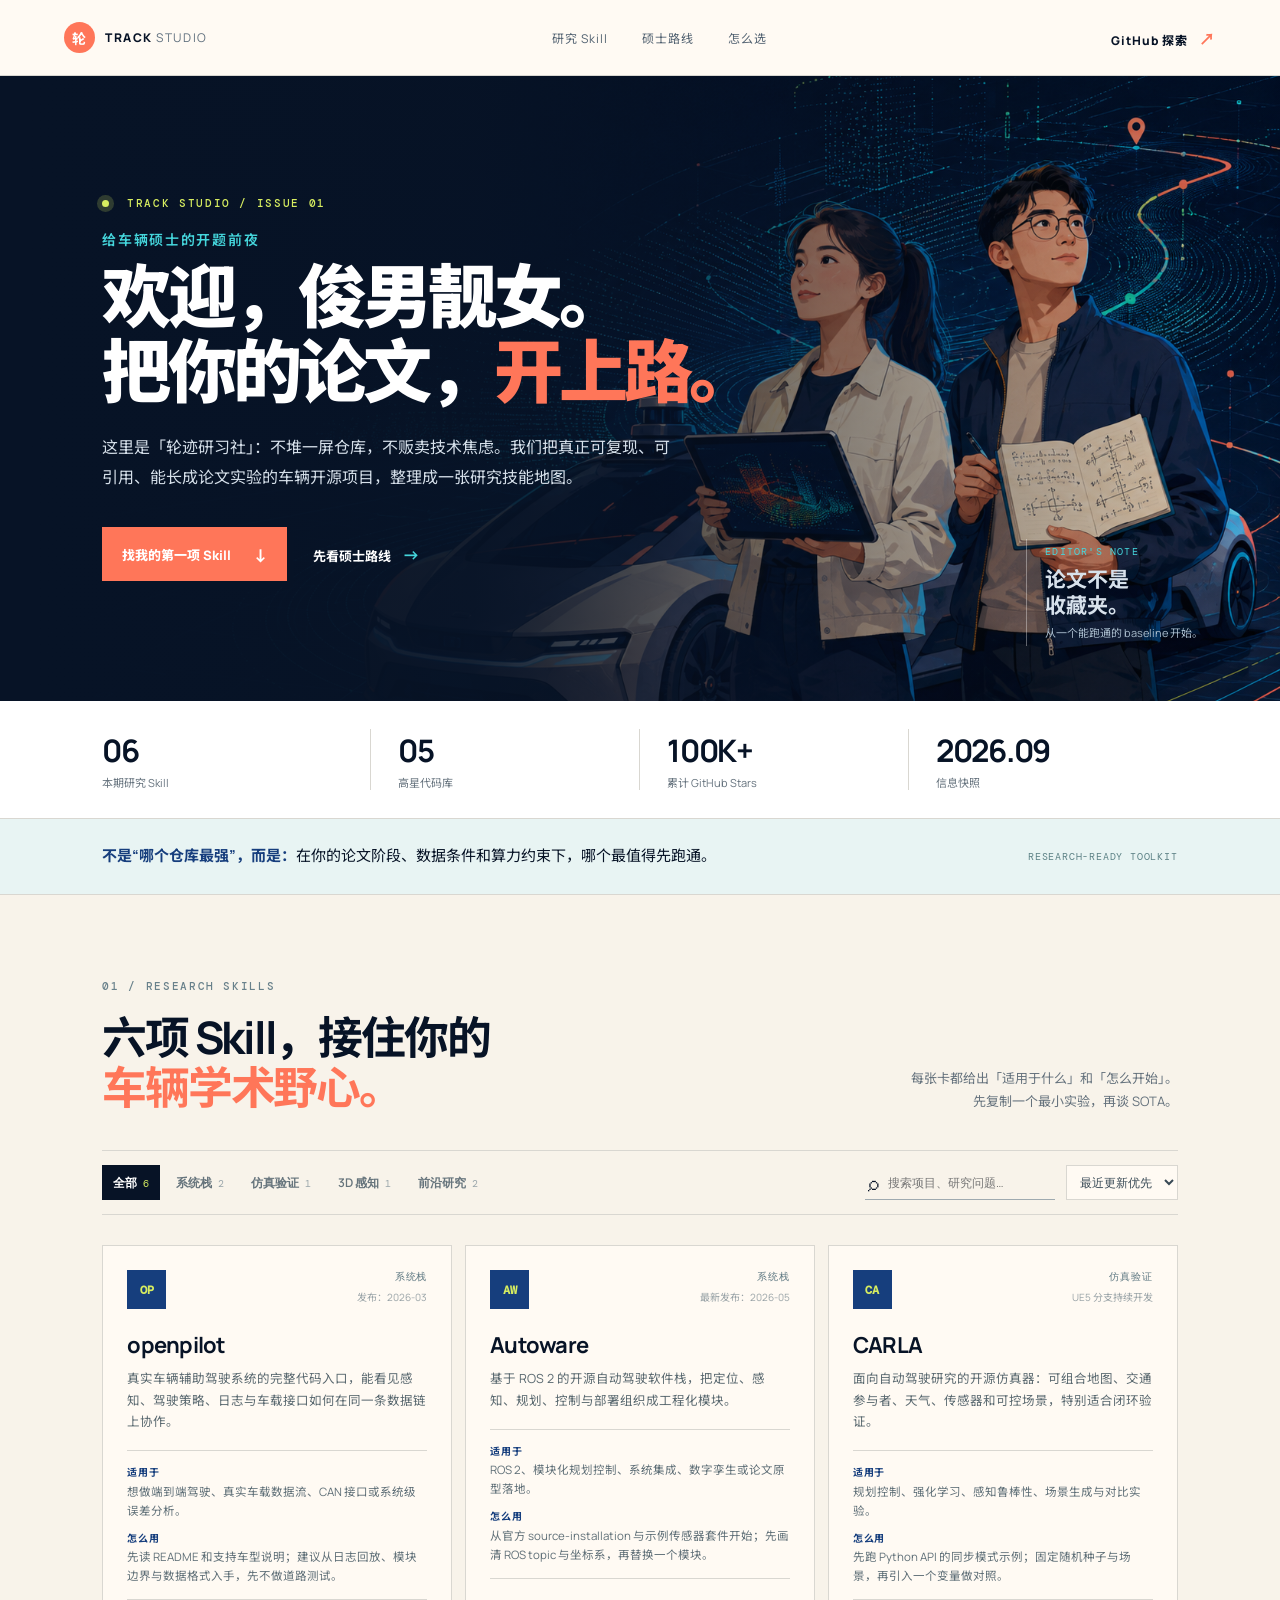
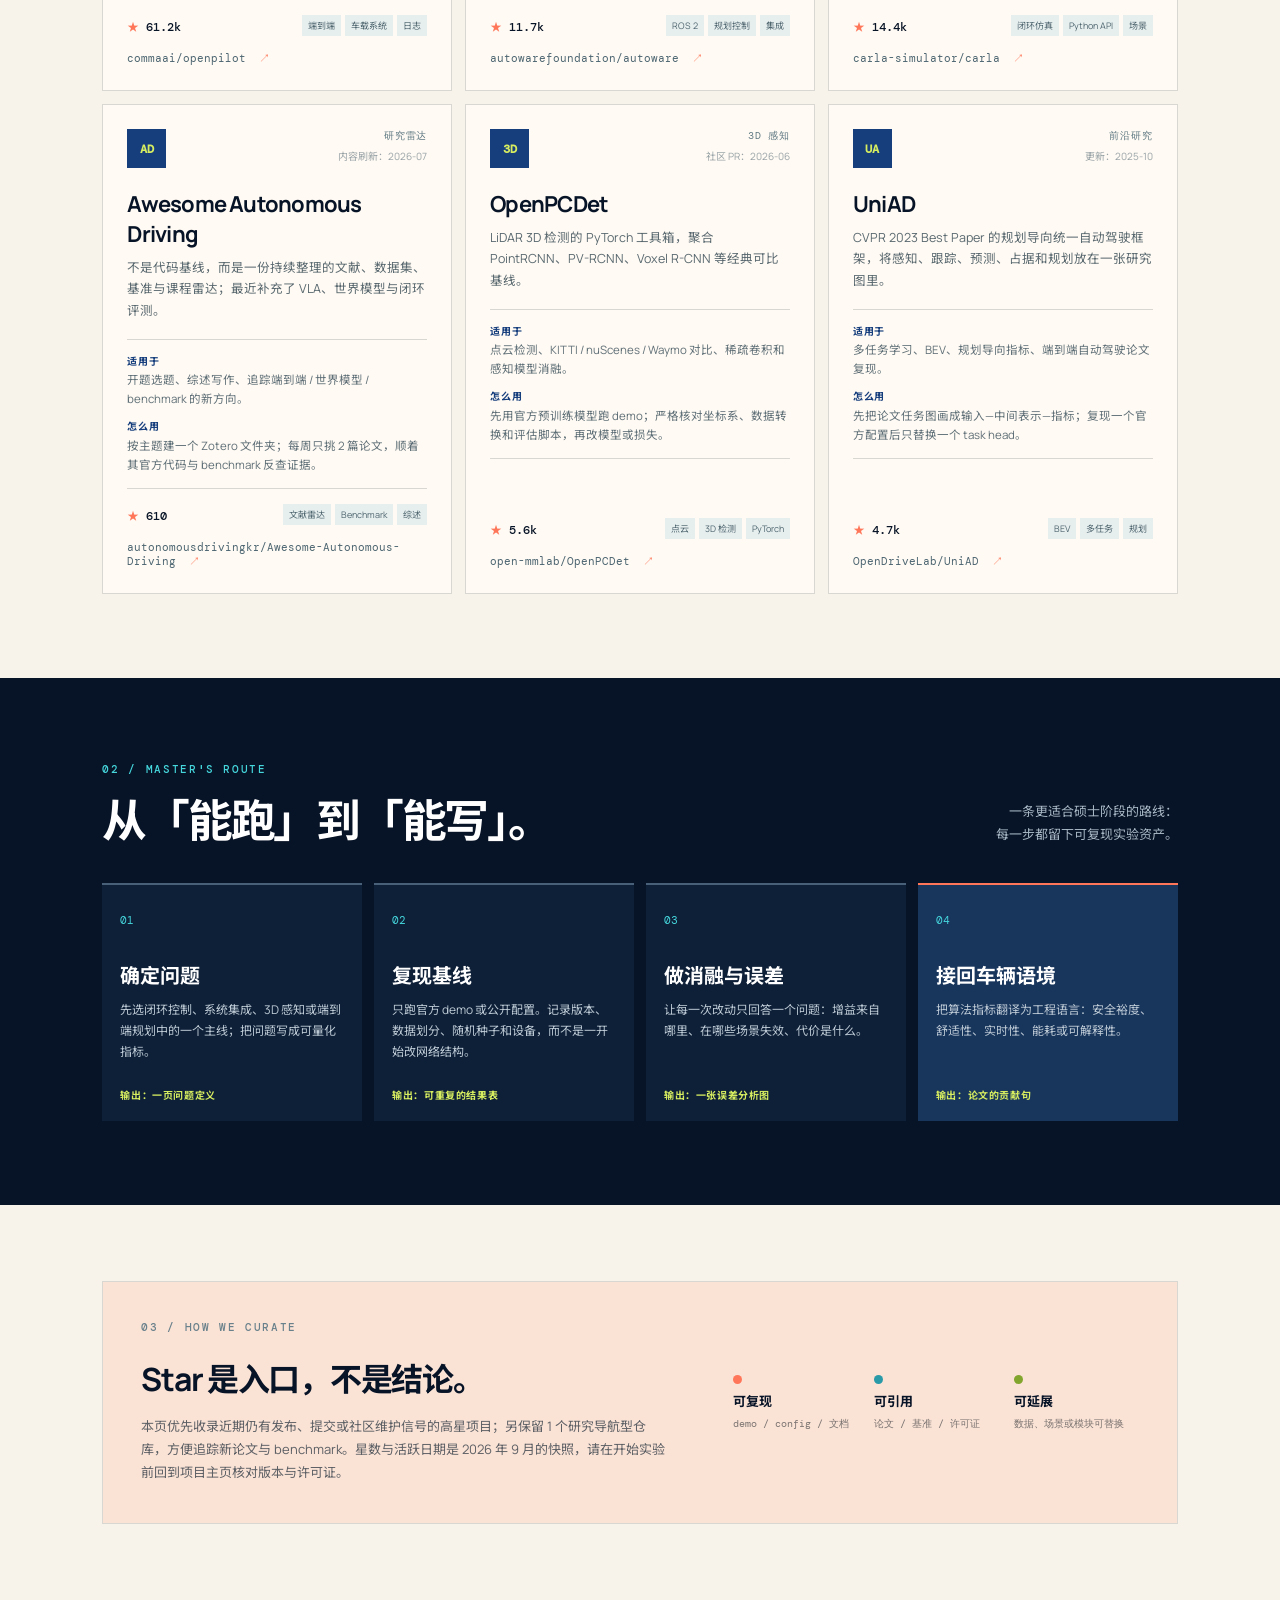
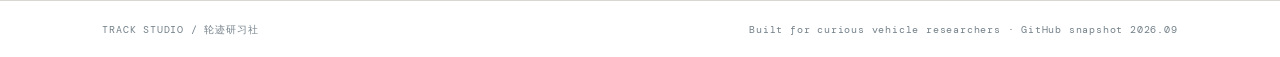
<file: index.html>
<!doctype html>
<html lang="zh-CN">
<head>
  <meta charset="UTF-8">
  <meta name="viewport" content="width=device-width, initial-scale=1.0">
  <meta name="description" content="车辆工程硕士的 GitHub 研究技能地图：自动驾驶、仿真验证、3D 感知与端到端研究的开源项目推荐。">
  <title>轮迹研习社 · 车辆学术 Skill 地图</title>
  <link rel="preconnect" href="https://fonts.googleapis.com">
  <link rel="preconnect" href="https://fonts.gstatic.com" crossorigin>
  <link href="https://fonts.googleapis.com/css2?family=DM+Mono:wght@400;500&family=Manrope:wght@400;500;600;700;800&family=Noto+Sans+SC:wght@400;500;700;900&display=swap" rel="stylesheet">
  <link rel="stylesheet" href="styles.css">
</head>
<body>
  <div class="site-shell">
    <header class="topbar">
      <a class="brand" href="#top"><span class="brand-mark">轮</span><span>TRACK <b>STUDIO</b></span></a>
      <nav class="nav-links"><a href="#skills">研究 Skill</a><a href="#route">硕士路线</a><a href="#method">怎么选</a></nav>
      <a class="github-link" href="https://github.com/topics/autonomous-driving" target="_blank" rel="noreferrer">GitHub 探索 <span>↗</span></a>
    </header>
    <main id="top">
      <section class="hero">
        <img class="hero-art" src="assets/vehicle-academia-duo-v1.png" alt="两位车辆工程研究生在自动驾驶研究车旁讨论点云与车辆动力学">
        <div class="hero-shade"></div>
        <div class="hero-copy">
          <p class="eyebrow"><span class="live-dot"></span> TRACK STUDIO / ISSUE 01</p>
          <p class="hero-kicker">给车辆硕士的开题前夜</p>
          <h1>欢迎，俊男靓女。<br>把你的论文，<em>开上路。</em></h1>
          <p class="hero-lede">这里是「轮迹研习社」：不堆一屏仓库，不贩卖技术焦虑。我们把真正可复现、可引用、能长成论文实验的车辆开源项目，整理成一张研究技能地图。</p>
          <div class="hero-actions"><a class="button button-primary" href="#skills">找我的第一项 Skill <span>↓</span></a><a class="text-link" href="#route">先看硕士路线 <span>→</span></a></div>
        </div>
        <aside class="hero-note"><span>EDITOR'S NOTE</span><strong>论文不是<br>收藏夹。</strong><small>从一个能跑通的 baseline 开始。</small></aside>
      </section>
      <section class="stats">
        <div><strong>06</strong><span>本期研究 Skill</span></div>
        <div><strong>05</strong><span>高星代码库</span></div>
        <div><strong>100K+</strong><span>累计 GitHub Stars</span></div>
        <div><strong>2026.09</strong><span>信息快照</span></div>
      </section>
      <section class="intro-strip"><p><b>不是“哪个仓库最强”，而是：</b>在你的论文阶段、数据条件和算力约束下，哪个最值得先跑通。</p><span>RESEARCH-READY TOOLKIT</span></section>
      <section class="skills-section" id="skills">
        <div class="section-heading"><div><p class="eyebrow dark">01 / RESEARCH SKILLS</p><h2>六项 Skill，接住你的<br><em>车辆学术野心。</em></h2></div><p class="section-note">每张卡都给出「适用于什么」和「怎么开始」。<br>先复制一个最小实验，再谈 SOTA。</p></div>
        <div class="toolbar">
          <div class="filters" role="tablist"><button class="filter active" data-filter="all">全部 <span>6</span></button><button class="filter" data-filter="stack">系统栈 <span>2</span></button><button class="filter" data-filter="simulation">仿真验证 <span>1</span></button><button class="filter" data-filter="perception">3D 感知 <span>1</span></button><button class="filter" data-filter="research">前沿研究 <span>2</span></button></div>
          <div class="toolbar-right"><label class="search"><span>⌕</span><input id="search" type="search" placeholder="搜索项目、研究问题…"></label><select id="sort" aria-label="排序方式"><option value="recent">最近更新优先</option><option value="stars">Star 数优先</option><option value="name">按名称排序</option></select></div>
        </div>
        <div id="project-grid" class="project-grid"></div>
        <p id="empty-state" class="empty-state" hidden>没有匹配的项目；换一个研究关键词试试。</p>
      </section>
      <section class="route-section" id="route">
        <div class="section-heading"><div><p class="eyebrow dark">02 / MASTER'S ROUTE</p><h2>从「能跑」到「能写」。</h2></div><p class="section-note">一条更适合硕士阶段的路线：<br>每一步都留下可复现实验资产。</p></div>
        <div class="route-grid">
          <article><span>01</span><h3>确定问题</h3><p>先选闭环控制、系统集成、3D 感知或端到端规划中的一个主线；把问题写成可量化指标。</p><b>输出：一页问题定义</b></article>
          <article><span>02</span><h3>复现基线</h3><p>只跑官方 demo 或公开配置。记录版本、数据划分、随机种子和设备，而不是一开始改网络结构。</p><b>输出：可重复的结果表</b></article>
          <article><span>03</span><h3>做消融与误差</h3><p>让每一次改动只回答一个问题：增益来自哪里、在哪些场景失效、代价是什么。</p><b>输出：一张误差分析图</b></article>
          <article class="route-featured"><span>04</span><h3>接回车辆语境</h3><p>把算法指标翻译为工程语言：安全裕度、舒适性、实时性、能耗或可解释性。</p><b>输出：论文的贡献句</b></article>
        </div>
      </section>
      <section class="method-section" id="method"><div class="method-card"><div><p class="eyebrow dark">03 / HOW WE CURATE</p><h2>Star 是入口，不是结论。</h2><p>本页优先收录近期仍有发布、提交或社区维护信号的高星项目；另保留 1 个研究导航型仓库，方便追踪新论文与 benchmark。星数与活跃日期是 2026 年 9 月的快照，请在开始实验前回到项目主页核对版本与许可证。</p></div><div class="signal-list"><div><span class="signal-dot coral"></span><b>可复现</b><small>demo / config / 文档</small></div><div><span class="signal-dot cyan"></span><b>可引用</b><small>论文 / 基准 / 许可证</small></div><div><span class="signal-dot lime"></span><b>可延展</b><small>数据、场景或模块可替换</small></div></div></div></section>
    </main>
    <footer><span>TRACK STUDIO / 轮迹研习社</span><span>Built for curious vehicle researchers · GitHub snapshot 2026.09</span></footer>
  </div>
  <script src="app.js"></script>
</body>
</html>
</file>
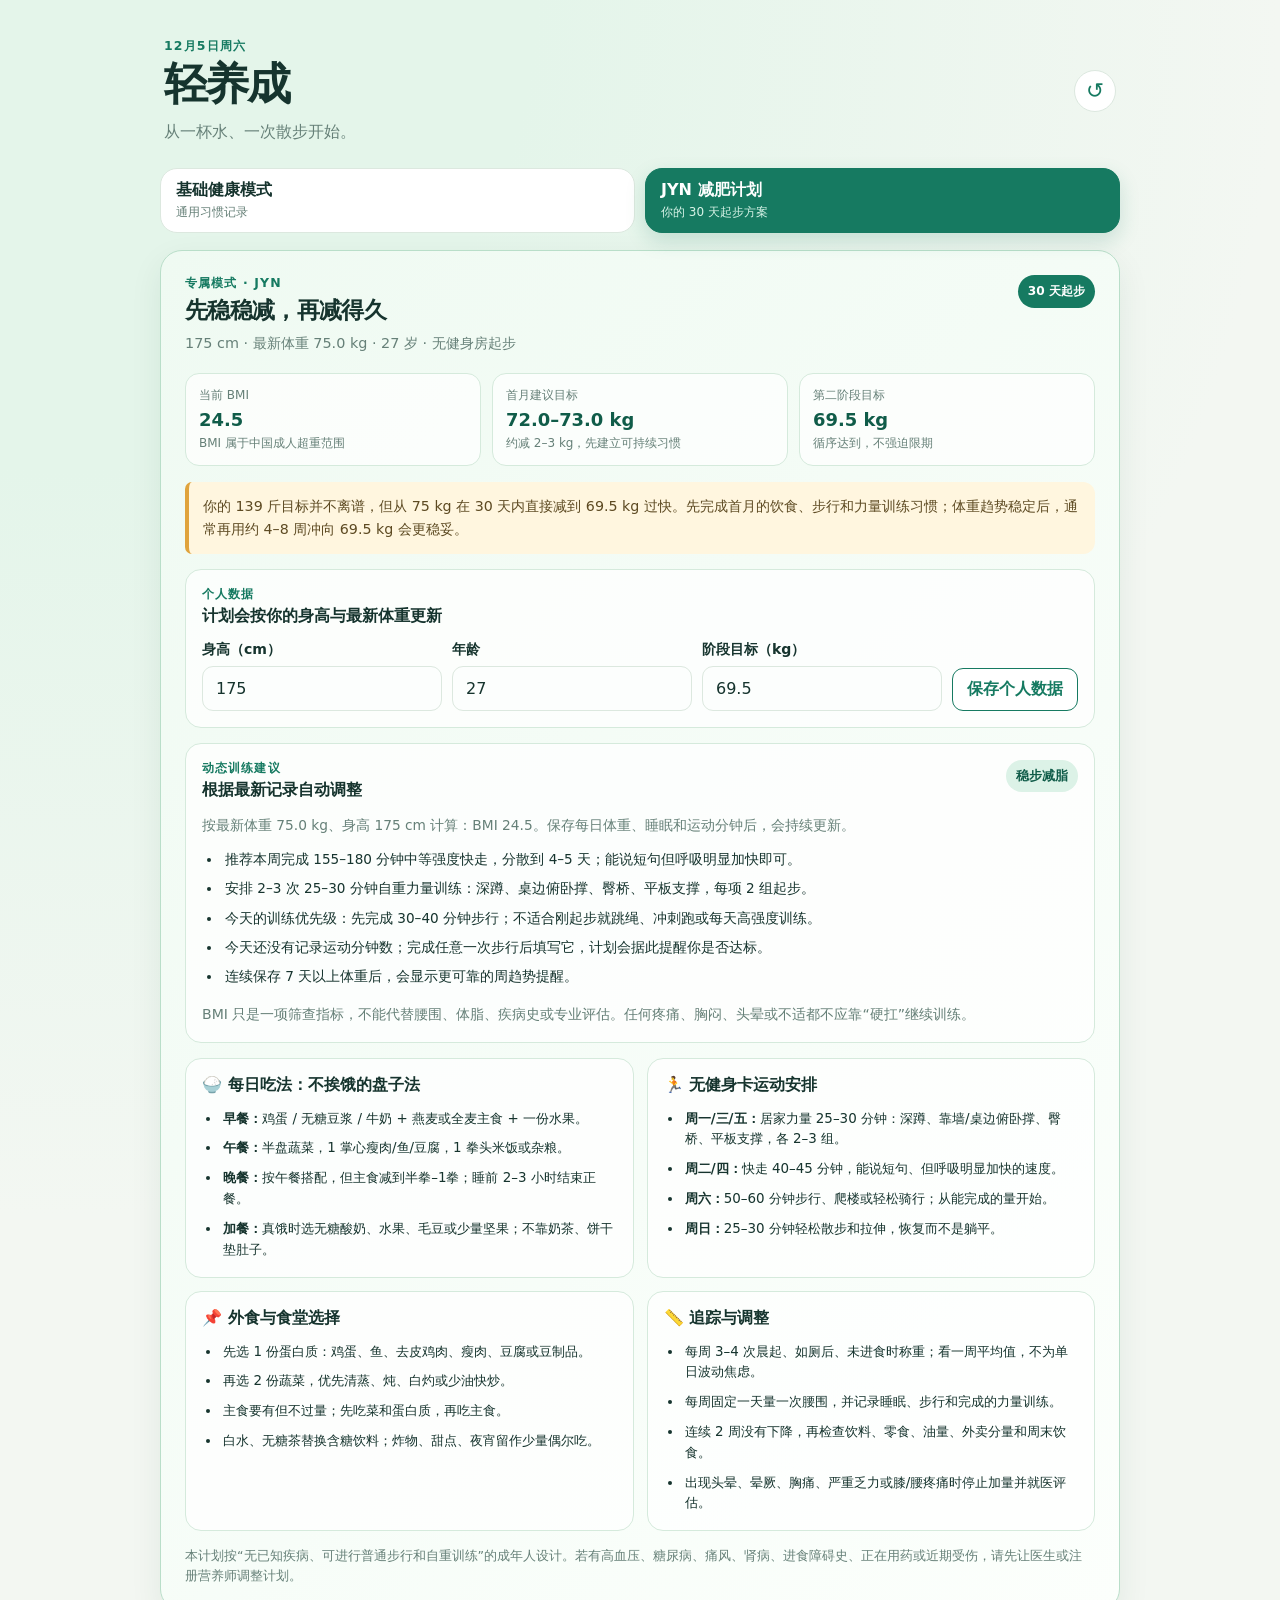
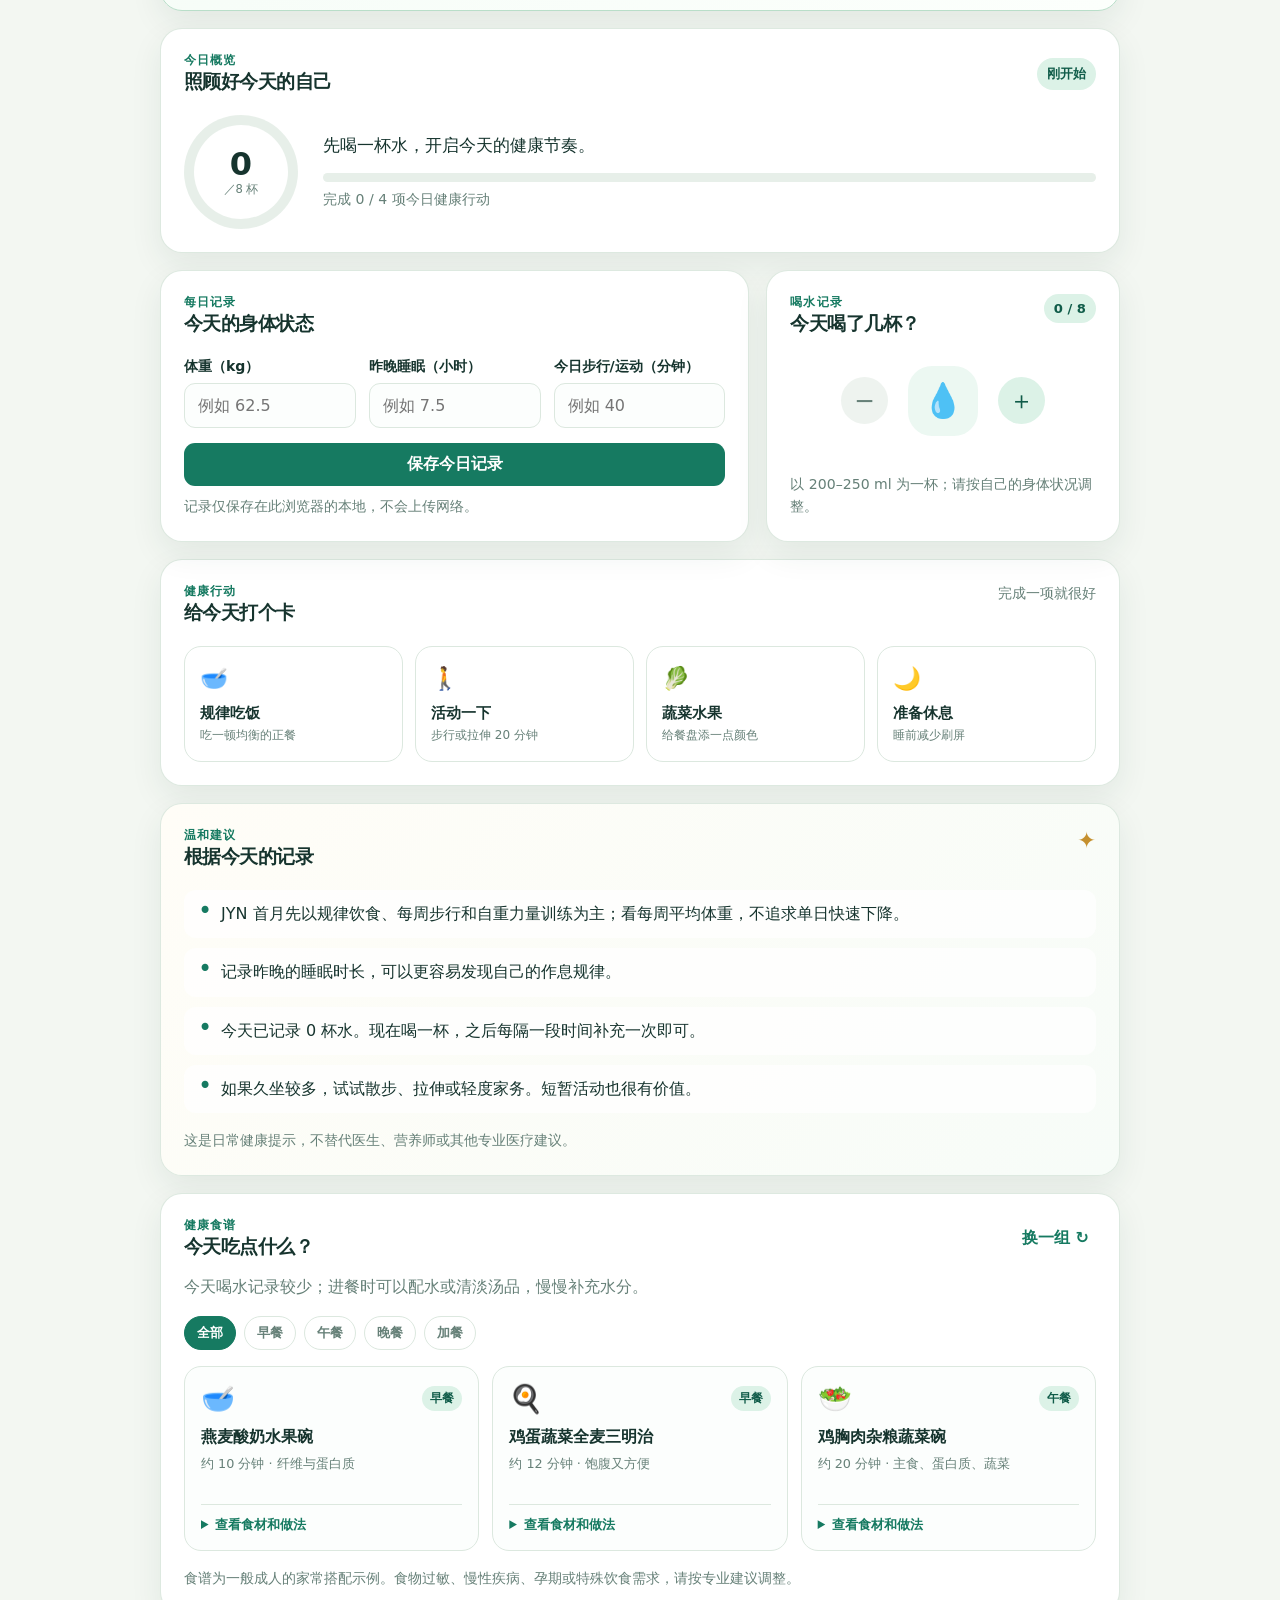
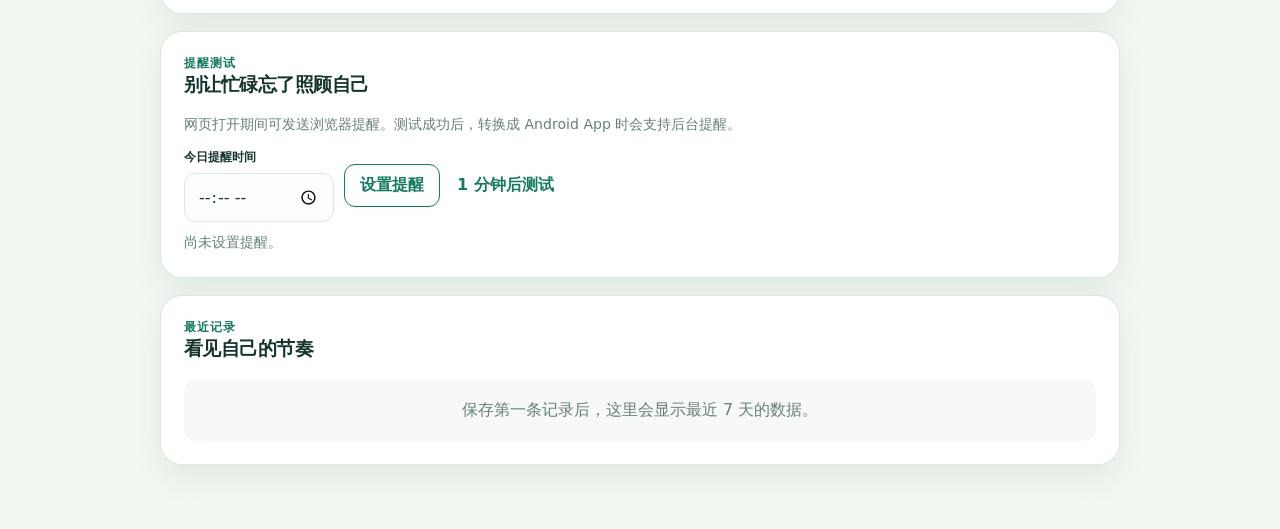
<file: health-habits-web/index.html>
<!doctype html>
<html lang="zh-CN">
  <head>
    <meta charset="UTF-8" />
    <meta name="viewport" content="width=device-width, initial-scale=1.0" />
    <meta name="theme-color" content="#167a61" />
    <title>轻养成 · 健康习惯助手</title>
    <link rel="stylesheet" href="styles.css" />
  </head>
  <body>
    <main class="app-shell">
      <header class="hero">
        <div>
          <p class="eyebrow" id="todayLabel">今天</p>
          <h1>轻养成</h1>
          <p class="subtitle">从一杯水、一次散步开始。</p>
        </div>
        <button class="icon-button" id="resetButton" type="button" aria-label="清空所有本地记录" title="清空本地记录">↺</button>
      </header>

      <section class="mode-switch" id="modeSwitch" aria-label="选择健康计划模式">
        <button class="mode-button" type="button" data-mode="basic">基础健康模式<span>通用习惯记录</span></button>
        <button class="mode-button active" type="button" data-mode="jyn">JYN 减肥计划<span>你的 30 天起步方案</span></button>
      </section>

      <section class="jyn-plan" id="jynPlan" aria-labelledby="jynTitle">
        <div class="jyn-heading">
          <div>
            <p class="eyebrow">专属模式 · JYN</p>
            <h2 id="jynTitle">先稳稳减，再减得久</h2>
            <p id="jynProfileSummary">175 cm · 75 kg · 27 岁 · 无健身房起步</p>
          </div>
          <div class="jyn-badge">30 天起步</div>
        </div>
        <div class="goal-grid">
          <div><span>当前 BMI</span><strong id="currentBmi">24.5</strong><small id="bmiStatus">体重 ÷ 身高²</small></div>
          <div><span>首月建议目标</span><strong id="monthGoal">72–73 kg</strong><small id="monthGoalDetail">约减 2–3 kg</small></div>
          <div><span>第二阶段目标</span><strong id="targetGoal">69.5 kg</strong><small>循序达到，不强迫限期</small></div>
        </div>
        <p class="jyn-callout">你的 139 斤目标并不离谱，但从 75 kg 在 30 天内直接减到 69.5 kg 过快。先完成首月的饮食、步行和力量训练习惯；体重趋势稳定后，通常再用约 4–8 周冲向 69.5 kg 会更稳妥。</p>

        <section class="profile-panel" aria-labelledby="profileTitle">
          <div>
            <p class="eyebrow">个人数据</p>
            <h3 id="profileTitle">计划会按你的身高与最新体重更新</h3>
          </div>
          <form id="profileForm" class="profile-form">
            <label><span>身高（cm）</span><input id="heightInput" type="number" inputmode="decimal" min="120" max="220" step="0.1" required /></label>
            <label><span>年龄</span><input id="ageInput" type="number" inputmode="numeric" min="18" max="100" step="1" required /></label>
            <label><span>阶段目标（kg）</span><input id="targetWeightInput" type="number" inputmode="decimal" min="35" max="200" step="0.1" required /></label>
            <button class="secondary-button" type="submit">保存个人数据</button>
          </form>
        </section>

        <section class="training-recommendation" aria-labelledby="trainingTitle">
          <div class="section-heading compact">
            <div>
              <p class="eyebrow">动态训练建议</p>
              <h3 id="trainingTitle">根据最新记录自动调整</h3>
            </div>
            <span class="status-pill" id="trainingLevel">起步方案</span>
          </div>
          <p class="training-metrics" id="trainingMetrics">将每日体重保存后，这里会计算你的 BMI 和进度。</p>
          <ul class="training-list" id="trainingRecommendation"></ul>
          <p class="medical-note">BMI 只是一项筛查指标，不能代替腰围、体脂、疾病史或专业评估。任何疼痛、胸闷、头晕或不适都不应靠“硬扛”继续训练。</p>
        </section>

        <div class="jyn-grid">
          <article class="plan-block">
            <h3>🍚 每日吃法：不挨饿的盘子法</h3>
            <ul>
              <li><strong>早餐：</strong>鸡蛋 / 无糖豆浆 / 牛奶 + 燕麦或全麦主食 + 一份水果。</li>
              <li><strong>午餐：</strong>半盘蔬菜，1 掌心瘦肉/鱼/豆腐，1 拳头米饭或杂粮。</li>
              <li><strong>晚餐：</strong>按午餐搭配，但主食减到半拳–1拳；睡前 2–3 小时结束正餐。</li>
              <li><strong>加餐：</strong>真饿时选无糖酸奶、水果、毛豆或少量坚果；不靠奶茶、饼干垫肚子。</li>
            </ul>
          </article>
          <article class="plan-block">
            <h3>🏃 无健身卡运动安排</h3>
            <ul>
              <li><strong>周一/三/五：</strong>居家力量 25–30 分钟：深蹲、靠墙/桌边俯卧撑、臀桥、平板支撑，各 2–3 组。</li>
              <li><strong>周二/四：</strong>快走 40–45 分钟，能说短句、但呼吸明显加快的速度。</li>
              <li><strong>周六：</strong>50–60 分钟步行、爬楼或轻松骑行；从能完成的量开始。</li>
              <li><strong>周日：</strong>25–30 分钟轻松散步和拉伸，恢复而不是躺平。</li>
            </ul>
          </article>
          <article class="plan-block">
            <h3>📌 外食与食堂选择</h3>
            <ul>
              <li>先选 1 份蛋白质：鸡蛋、鱼、去皮鸡肉、瘦肉、豆腐或豆制品。</li>
              <li>再选 2 份蔬菜，优先清蒸、炖、白灼或少油快炒。</li>
              <li>主食要有但不过量；先吃菜和蛋白质，再吃主食。</li>
              <li>白水、无糖茶替换含糖饮料；炸物、甜点、夜宵留作少量偶尔吃。</li>
            </ul>
          </article>
          <article class="plan-block">
            <h3>📏 追踪与调整</h3>
            <ul>
              <li>每周 3–4 次晨起、如厕后、未进食时称重；看一周平均值，不为单日波动焦虑。</li>
              <li>每周固定一天量一次腰围，并记录睡眠、步行和完成的力量训练。</li>
              <li>连续 2 周没有下降，再检查饮料、零食、油量、外卖分量和周末饮食。</li>
              <li>出现头晕、晕厥、胸痛、严重乏力或膝/腰疼痛时停止加量并就医评估。</li>
            </ul>
          </article>
        </div>
        <p class="jyn-note">本计划按“无已知疾病、可进行普通步行和自重训练”的成年人设计。若有高血压、糖尿病、痛风、肾病、进食障碍史、正在用药或近期受伤，请先让医生或注册营养师调整计划。</p>
      </section>

      <section class="card overview" aria-labelledby="overviewTitle">
        <div class="section-heading">
          <div>
            <p class="eyebrow">今日概览</p>
            <h2 id="overviewTitle">照顾好今天的自己</h2>
          </div>
          <span class="status-pill" id="dayStatus">刚开始</span>
        </div>
        <div class="overview-grid">
          <div class="water-ring" id="waterRing" aria-label="喝水进度">
            <span id="waterRingValue">0</span>
            <small>／8 杯</small>
          </div>
          <div class="overview-copy">
            <p id="progressMessage">先喝一杯水，开启今天的健康节奏。</p>
            <div class="progress-track"><span id="progressBar"></span></div>
            <p class="muted" id="progressDetail">完成 0 / 4 项今日健康行动</p>
          </div>
        </div>
      </section>

      <section class="two-column">
        <article class="card" aria-labelledby="recordTitle">
          <div class="section-heading compact">
            <div>
              <p class="eyebrow">每日记录</p>
              <h2 id="recordTitle">今天的身体状态</h2>
            </div>
          </div>
          <form id="recordForm">
            <div class="field-grid">
              <label>
                <span>体重（kg）</span>
                <input id="weightInput" type="number" inputmode="decimal" min="20" max="300" step="0.1" placeholder="例如 62.5" />
              </label>
              <label>
                <span>昨晚睡眠（小时）</span>
                <input id="sleepInput" type="number" inputmode="decimal" min="0" max="24" step="0.5" placeholder="例如 7.5" />
              </label>
              <label>
                <span>今日步行/运动（分钟）</span>
                <input id="activityInput" type="number" inputmode="numeric" min="0" max="600" step="5" placeholder="例如 40" />
              </label>
            </div>
            <button class="primary-button" type="submit">保存今日记录</button>
            <p class="form-note">记录仅保存在此浏览器的本地，不会上传网络。</p>
          </form>
        </article>

        <article class="card water-card" aria-labelledby="waterTitle">
          <div class="section-heading compact">
            <div>
              <p class="eyebrow">喝水记录</p>
              <h2 id="waterTitle">今天喝了几杯？</h2>
            </div>
            <span class="cup-count" id="waterText">0 / 8</span>
          </div>
          <div class="water-actions">
            <button class="water-button subtract" id="waterSubtract" type="button" aria-label="减少一杯水">−</button>
            <div class="cup-visual" aria-hidden="true">💧</div>
            <button class="water-button add" id="waterAdd" type="button" aria-label="增加一杯水">＋</button>
          </div>
          <p class="form-note">以 200–250 ml 为一杯；请按自己的身体状况调整。</p>
        </article>
      </section>

      <section class="card" aria-labelledby="habitTitle">
        <div class="section-heading compact">
          <div>
            <p class="eyebrow">健康行动</p>
            <h2 id="habitTitle">给今天打个卡</h2>
          </div>
          <span class="muted">完成一项就很好</span>
        </div>
        <div class="habit-grid" id="habitList"></div>
      </section>

      <section class="card advice-card" aria-labelledby="adviceTitle">
        <div class="section-heading compact">
          <div>
            <p class="eyebrow">温和建议</p>
            <h2 id="adviceTitle">根据今天的记录</h2>
          </div>
          <span class="leaf" aria-hidden="true">✦</span>
        </div>
        <ul class="advice-list" id="adviceList"></ul>
        <p class="medical-note">这是日常健康提示，不替代医生、营养师或其他专业医疗建议。</p>
      </section>

      <section class="card recipe-card" aria-labelledby="recipeTitle">
        <div class="section-heading compact">
          <div>
            <p class="eyebrow">健康食谱</p>
            <h2 id="recipeTitle">今天吃点什么？</h2>
          </div>
          <button class="text-button" id="refreshRecipes" type="button">换一组 ↻</button>
        </div>
        <p class="recipe-intro" id="recipeIntro">选择一份做起来不费劲的均衡餐食。</p>
        <div class="recipe-filters" id="recipeFilters" role="group" aria-label="按餐次筛选食谱">
          <button class="filter-button active" type="button" data-meal="all">全部</button>
          <button class="filter-button" type="button" data-meal="breakfast">早餐</button>
          <button class="filter-button" type="button" data-meal="lunch">午餐</button>
          <button class="filter-button" type="button" data-meal="dinner">晚餐</button>
          <button class="filter-button" type="button" data-meal="snack">加餐</button>
        </div>
        <div class="recipe-grid" id="recipeList"></div>
        <p class="medical-note">食谱为一般成人的家常搭配示例。食物过敏、慢性疾病、孕期或特殊饮食需求，请按专业建议调整。</p>
      </section>

      <section class="card reminder-card" aria-labelledby="reminderTitle">
        <div class="section-heading compact">
          <div>
            <p class="eyebrow">提醒测试</p>
            <h2 id="reminderTitle">别让忙碌忘了照顾自己</h2>
          </div>
        </div>
        <p class="reminder-copy">网页打开期间可发送浏览器提醒。测试成功后，转换成 Android App 时会支持后台提醒。</p>
        <div class="reminder-actions">
          <label class="time-label">
            <span>今日提醒时间</span>
            <input id="reminderTime" type="time" />
          </label>
          <button class="secondary-button" id="scheduleReminder" type="button">设置提醒</button>
          <button class="text-button" id="testReminder" type="button">1 分钟后测试</button>
        </div>
        <p class="form-note" id="reminderStatus" role="status">尚未设置提醒。</p>
      </section>

      <section class="card history-card" aria-labelledby="historyTitle">
        <div class="section-heading compact">
          <div>
            <p class="eyebrow">最近记录</p>
            <h2 id="historyTitle">看见自己的节奏</h2>
          </div>
        </div>
        <div class="history-empty" id="historyEmpty">保存第一条记录后，这里会显示最近 7 天的数据。</div>
        <div class="history-table-wrap" id="historyTableWrap" hidden>
          <table>
            <thead><tr><th>日期</th><th>体重</th><th>睡眠</th><th>运动</th><th>喝水</th></tr></thead>
            <tbody id="historyBody"></tbody>
          </table>
        </div>
      </section>
    </main>
    <div class="toast" id="toast" role="status" aria-live="polite"></div>
    <script src="app.js"></script>
  </body>
</html>
</file>
<file: styles.css>
:root{--ink:#071326;--paper:#f8f3ea;--cream:#fffaf3;--muted:#65727d;--line:#d9d7d1;--coral:#ff7659;--cyan:#45d6dc;--lime:#d7ed60;--blue:#163e7d}*{box-sizing:border-box}html{scroll-behavior:smooth}body{margin:0;background:var(--paper);color:var(--ink);font-family:Manrope,"Noto Sans SC",sans-serif}.site-shell{max-width:1440px;margin:0 auto;overflow:hidden;background:var(--paper)}a{color:inherit;text-decoration:none}.topbar{height:76px;padding:0 clamp(24px,5vw,76px);display:flex;align-items:center;justify-content:space-between;border-bottom:1px solid var(--line);background:var(--cream);font-size:12px;letter-spacing:.08em}.brand{display:flex;gap:10px;align-items:center;font-weight:800;letter-spacing:.13em}.brand b{font-weight:400;color:#60707e}.brand-mark{height:31px;width:31px;display:grid;place-items:center;border-radius:50%;background:var(--coral);color:white;font:700 14px "Noto Sans SC",sans-serif}.nav-links{display:flex;gap:34px;color:#526271}.nav-links a:hover{color:var(--coral)}.github-link{font-weight:800}.github-link span{font-size:16px;margin-left:8px;color:var(--coral)}.hero{min-height:625px;position:relative;isolation:isolate;color:white;background:var(--ink);display:flex;align-items:center;padding:82px clamp(28px,8vw,122px)}.hero-art{position:absolute;inset:0;width:100%;height:100%;z-index:-2;object-fit:cover;object-position:center}.hero-shade{position:absolute;inset:0;z-index:-1;background:linear-gradient(90deg,#071326 2%,#071326ef 37%,#0713267b 64%,#07132613 100%)}.hero-copy{max-width:655px}.eyebrow{font:500 11px/1.4 "DM Mono",monospace;letter-spacing:.15em;margin:0 0 18px;color:var(--lime)}.eyebrow.dark{color:#69818b}.live-dot{display:inline-block;width:7px;height:7px;margin-right:9px;border-radius:50%;background:var(--lime);box-shadow:0 0 0 5px #d7ed6030}.hero-kicker{color:var(--cyan);font:600 14px "Noto Sans SC",sans-serif;letter-spacing:.12em;margin:0 0 10px}.hero h1{font-size:clamp(44px,5.4vw,78px);line-height:1.08;letter-spacing:-.055em;margin:0;font-weight:900}.hero h1 em,.section-heading h2 em{font-style:normal;color:var(--coral)}.hero-lede{max-width:570px;margin:25px 0 0;color:#d6e0ea;font-size:16px;line-height:1.85}.hero-actions{display:flex;align-items:center;gap:26px;margin-top:35px}.button{display:inline-flex;align-items:center;gap:23px;padding:15px 20px;background:var(--coral);color:white;font-size:13px;font-weight:800;box-shadow:6px 6px 0 #071326}.button:hover{transform:translate(-2px,-2px);box-shadow:8px 8px 0 #071326}.button span{font-size:18px}.text-link{font-size:13px;font-weight:700;color:white}.text-link span{margin-left:8px;color:var(--cyan);font-size:18px}.hero-note{position:absolute;right:clamp(28px,6vw,88px);bottom:55px;border-left:1px solid #ffffff5c;padding:6px 0 6px 18px;color:#d7e1eb;display:flex;flex-direction:column;gap:7px}.hero-note span{font:10px "DM Mono",monospace;letter-spacing:.12em;color:var(--cyan)}.hero-note strong{font:700 21px/1.25 "Noto Sans SC",sans-serif}.hero-note small{font-size:11px;color:#a8bbcb}.stats{display:grid;grid-template-columns:repeat(4,1fr);padding:28px clamp(28px,8vw,122px);border-bottom:1px solid var(--line);background:#fff}.stats div{border-right:1px solid var(--line);padding-left:27px}.stats div:first-child{padding-left:0}.stats div:last-child{border:0}.stats strong{display:block;font-size:31px;letter-spacing:-.04em}.stats span{display:block;margin-top:3px;font-size:11px;color:var(--muted)}.intro-strip{padding:25px clamp(28px,8vw,122px);display:flex;align-items:center;justify-content:space-between;gap:30px;border-bottom:1px solid var(--line);background:#e8f4f3}.intro-strip p{margin:0;font-size:15px;line-height:1.65}.intro-strip b{color:var(--blue)}.intro-strip span{font:10px "DM Mono",monospace;color:#5c8185;letter-spacing:.08em;white-space:nowrap}.skills-section,.route-section,.method-section{padding:84px clamp(28px,8vw,122px)}.section-heading{display:flex;justify-content:space-between;align-items:flex-end;gap:35px;margin-bottom:38px}.section-heading h2{font-size:clamp(32px,3.5vw,48px);line-height:1.12;letter-spacing:-.05em;margin:0}.section-note{margin:0;text-align:right;font-size:13px;line-height:1.75;color:var(--muted)}.toolbar{display:flex;justify-content:space-between;gap:20px;padding:14px 0;border-top:1px solid var(--line);border-bottom:1px solid var(--line);margin-bottom:30px}.filters{display:flex;flex-wrap:wrap;gap:5px}.filter{border:0;background:transparent;padding:8px 11px;color:#66747c;font:600 12px Manrope;cursor:pointer}.filter span{font:10px "DM Mono",monospace;color:#9aa6ab;margin-left:4px}.filter.active{background:var(--ink);color:white}.filter.active span{color:var(--lime)}.toolbar-right{display:flex;gap:11px}.search{width:190px;display:flex;align-items:center;gap:7px;border-bottom:1px solid #9faab0;padding:0 3px}.search span{font-size:21px}.search input{width:100%;border:0;outline:0;background:transparent;font:12px Manrope}.toolbar select{border:1px solid var(--line);background:var(--cream);padding:7px 9px;font:12px Manrope;color:#384955}.project-grid{display:grid;grid-template-columns:repeat(3,1fr);gap:13px}.project-card{display:flex;flex-direction:column;min-height:438px;padding:24px;background:var(--cream);border:1px solid var(--line);transition:transform .2s,border-color .2s}.project-card:hover{transform:translateY(-4px);border-color:#7f9da1}.card-top{display:flex;justify-content:space-between;align-items:flex-start}.repo-icon{width:39px;height:39px;display:grid;place-items:center;background:var(--blue);color:var(--lime);font:700 12px "DM Mono",monospace}.card-meta{text-align:right;display:flex;flex-direction:column;gap:5px}.tag{font:10px "DM Mono",monospace;letter-spacing:.08em;color:#5d7781}.card-meta small{font-size:10px;color:#98a2a6}.project-card h3{margin:21px 0 8px;font-size:22px;letter-spacing:-.035em}.card-desc{margin:0;color:#5a6970;font-size:12.5px;line-height:1.7}.guidance{margin-top:18px;padding:13px 0;border-top:1px solid var(--line);border-bottom:1px solid var(--line)}.guidance p{margin:0 0 9px;font-size:11.5px;line-height:1.65;color:#607078}.guidance p:last-child{margin-bottom:0}.guidance b{display:block;color:var(--blue);font-size:10px;letter-spacing:.08em;margin-bottom:2px}.meta{display:flex;justify-content:space-between;align-items:flex-end;gap:10px;margin-top:auto;padding-top:15px}.stars{font:500 12px "DM Mono",monospace}.stars i{font-style:normal;color:var(--coral)}.skill-tags{display:flex;justify-content:flex-end;gap:4px;flex-wrap:wrap}.skill-tag{padding:4px 6px;background:#e6eeee;color:#506770;font-size:9px}.card-link{display:block;margin-top:15px;font:11px "DM Mono",monospace;color:#4c6571}.card-link span{color:var(--coral);margin-left:6px}.empty-state{text-align:center;padding:50px;color:var(--muted)}.route-section{background:var(--ink);color:white}.route-section .eyebrow{color:var(--cyan)}.route-section .section-note{color:#a7b7c4}.route-grid{display:grid;grid-template-columns:repeat(4,1fr);gap:12px}.route-grid article{min-height:238px;padding:22px 18px 17px;border-top:2px solid #486078;background:#0e2038}.route-grid article.route-featured{border-color:var(--coral);background:#18355c}.route-grid span{font:11px "DM Mono",monospace;color:var(--cyan)}.route-grid h3{margin:31px 0 10px;font-size:20px}.route-grid p{margin:0;min-height:83px;color:#bdcad5;font-size:12px;line-height:1.75}.route-grid b{font-size:10px;color:var(--lime);letter-spacing:.06em}.method-section{padding-top:76px;padding-bottom:76px}.method-card{display:grid;grid-template-columns:1.3fr 1fr;gap:65px;padding:38px;border:1px solid var(--line);background:#fae2d5}.method-card h2{margin:0 0 14px;font-size:32px;letter-spacing:-.04em}.method-card p:not(.eyebrow){margin:0;max-width:600px;color:#5d6065;font-size:13px;line-height:1.8}.signal-list{display:grid;grid-template-columns:repeat(3,1fr);gap:16px;align-items:center}.signal-list div{display:flex;flex-direction:column;gap:7px}.signal-dot{width:9px;height:9px;border-radius:50%;display:block}.signal-dot.coral{background:var(--coral)}.signal-dot.cyan{background:#299ba8}.signal-dot.lime{background:#82a52d}.signal-list b{font-size:13px}.signal-list small{font:10px "DM Mono",monospace;color:#7a7370}footer{display:flex;justify-content:space-between;padding:22px clamp(28px,8vw,122px);border-top:1px solid var(--line);background:#fff;font:10px "DM Mono",monospace;color:#74818a;letter-spacing:.08em}@media(max-width:960px){.hero{min-height:580px}.hero-note{display:none}.project-grid{grid-template-columns:repeat(2,1fr)}.route-grid{grid-template-columns:repeat(2,1fr)}.section-heading{display:block}.section-note{text-align:left;margin-top:15px}.method-card{grid-template-columns:1fr;gap:34px}.nav-links{display:none}}@media(max-width:600px){.topbar{padding:0 6vw}.github-link{font-size:0}.github-link span{font-size:19px}.hero{min-height:620px;padding:68px 7vw;align-items:flex-start}.hero-art{object-position:65% center}.hero-shade{background:linear-gradient(90deg,#071326f5 0%,#071326df 50%,#07132650 100%)}.hero h1{font-size:43px}.hero-lede{font-size:14px}.hero-actions{align-items:flex-start;flex-direction:column;gap:20px}.stats{grid-template-columns:repeat(2,1fr);gap:20px;padding:24px 7vw}.stats div{padding-left:0;border:0}.stats strong{font-size:26px}.intro-strip{padding:20px 7vw;display:block}.intro-strip span{display:block;margin-top:8px}.skills-section,.route-section,.method-section{padding:60px 7vw}.toolbar{flex-direction:column}.toolbar-right{width:100%;justify-content:space-between}.search{flex:1}.project-grid,.route-grid{grid-template-columns:1fr}.project-card{min-height:0}.route-grid article{min-height:205px}.route-grid p{min-height:auto}.method-card{padding:25px}.signal-list{gap:8px}footer{display:block;line-height:2}footer span{display:block}}
</file>
<file: health-habits-web/styles.css>
:root {
  --ink: #16342e;
  --muted: #668078;
  --surface: #ffffff;
  --canvas: #f3f7f2;
  --line: #dce8df;
  --primary: #167a61;
  --primary-dark: #105c49;
  --mint: #dcf2e7;
  --sand: #fff4d7;
  --shadow: 0 12px 32px rgba(24, 63, 52, 0.08);
}

* { box-sizing: border-box; }
body {
  margin: 0;
  min-width: 320px;
  color: var(--ink);
  background: radial-gradient(circle at 5% 0%, #e4f5ea 0 12%, transparent 31%), var(--canvas);
  font-family: "Microsoft YaHei", "PingFang SC", system-ui, sans-serif;
}
button, input { font: inherit; }
button { cursor: pointer; }
.app-shell { width: min(960px, calc(100% - 32px)); margin: 0 auto; padding: 38px 0 64px; }
.hero, .section-heading, .overview-grid, .water-actions, .reminder-actions { display: flex; align-items: center; }
.hero { justify-content: space-between; margin: 0 4px 25px; }
.mode-switch { display: grid; grid-template-columns: repeat(2, 1fr); gap: 10px; margin-bottom: 17px; }
.mode-button { min-height: 64px; padding: 11px 15px; border: 1px solid var(--line); border-radius: 17px; color: var(--ink); background: var(--surface); text-align: left; font-weight: 800; }
.mode-button span { display: block; margin-top: 3px; color: var(--muted); font-size: .75rem; font-weight: 500; }
.mode-button:hover { border-color: #92cdb4; }
.mode-button.active { border-color: var(--primary); color: #fff; background: var(--primary); box-shadow: 0 8px 20px rgba(22, 122, 97, .18); }
.mode-button.active span { color: #d9f4e8; }
.jyn-plan { margin-bottom: 17px; padding: 24px; border: 1px solid #b9dec9; border-radius: 22px; background: linear-gradient(135deg, #effaf2, #fcfffc); box-shadow: var(--shadow); }
.jyn-plan[hidden] { display: none; }
.jyn-heading { display: flex; align-items: flex-start; justify-content: space-between; gap: 16px; }
.jyn-heading h2 { margin-top: 3px; font-size: 1.42rem; }
.jyn-heading > div > p:last-child { margin-top: 8px; color: var(--muted); font-size: .9rem; }
.jyn-badge { padding: 8px 10px; border-radius: 99px; color: #fff; background: var(--primary); font-size: .76rem; font-weight: 800; white-space: nowrap; }
.goal-grid { display: grid; grid-template-columns: repeat(3, 1fr); gap: 11px; margin-top: 20px; }
.goal-grid > div { padding: 13px; border: 1px solid #d5eadc; border-radius: 14px; background: rgba(255, 255, 255, .72); }
.goal-grid span, .goal-grid small { display: block; color: var(--muted); font-size: .75rem; }
.goal-grid strong { display: block; margin: 5px 0; color: var(--primary-dark); font-size: 1.12rem; }
.jyn-callout { margin: 16px 0 0; padding: 13px 14px; border-left: 4px solid #e0a33c; border-radius: 7px 12px 12px 7px; color: #5d4a22; background: #fff6df; font-size: .89rem; line-height: 1.62; }
.profile-panel, .training-recommendation { margin-top: 15px; padding: 16px; border: 1px solid #d5eadc; border-radius: 16px; background: rgba(255, 255, 255, .76); }
.profile-panel h3, .training-recommendation h3 { margin: 3px 0 0; font-size: 1rem; }
.profile-form { display: grid; grid-template-columns: repeat(3, 1fr) auto; align-items: end; gap: 10px; margin-top: 13px; }
.profile-form .secondary-button { padding: 0 14px; }
.training-metrics { margin: 14px 0 0; color: var(--muted); font-size: .86rem; line-height: 1.55; }
.training-list { display: grid; gap: 8px; margin: 13px 0 0; padding-left: 1.25rem; }
.training-list li { padding-left: 3px; font-size: .85rem; line-height: 1.55; }
.jyn-grid { display: grid; grid-template-columns: repeat(2, 1fr); gap: 13px; margin-top: 15px; }
.plan-block { padding: 16px; border: 1px solid #d5eadc; border-radius: 16px; background: rgba(255, 255, 255, .76); }
.plan-block h3 { margin: 0; font-size: 1rem; }
.plan-block ul { display: grid; gap: 9px; margin: 13px 0 0; padding-left: 1.2rem; }
.plan-block li { padding-left: 2px; font-size: .84rem; line-height: 1.55; }
.jyn-note { margin: 15px 0 0; color: var(--muted); font-size: .79rem; line-height: 1.58; }
h1, h2, p { margin: 0; }
h1 { font-size: clamp(2rem, 4vw, 2.75rem); letter-spacing: -0.06em; }
h2 { font-size: 1.17rem; letter-spacing: -0.03em; }
.subtitle { margin-top: 8px; color: var(--muted); }
.eyebrow { color: var(--primary); font-size: .78rem; font-weight: 800; letter-spacing: .09em; }
.card { margin-top: 17px; padding: 23px; border: 1px solid rgba(220, 232, 223, .95); border-radius: 22px; background: var(--surface); box-shadow: var(--shadow); }
.section-heading { justify-content: space-between; gap: 14px; }
.section-heading.compact { align-items: flex-start; }
.status-pill, .cup-count { padding: 7px 10px; border-radius: 999px; color: var(--primary-dark); background: var(--mint); font-size: .82rem; font-weight: 700; white-space: nowrap; }
.icon-button { width: 42px; height: 42px; border: 1px solid var(--line); border-radius: 50%; color: var(--primary); background: var(--surface); font-size: 1.35rem; }
.icon-button:hover { background: var(--mint); }
.overview-grid { gap: 25px; margin-top: 20px; }
.water-ring { display: grid; place-content: center; flex: 0 0 114px; width: 114px; height: 114px; border-radius: 50%; background: conic-gradient(var(--primary) 0deg, #e7efe9 0deg); position: relative; text-align: center; }
.water-ring::before { position: absolute; inset: 10px; border-radius: inherit; background: var(--surface); content: ""; }
.water-ring span, .water-ring small { z-index: 1; }
.water-ring span { font-size: 2rem; font-weight: 800; line-height: 1; }
.water-ring small { margin-top: 2px; color: var(--muted); font-size: .72rem; }
.overview-copy { flex: 1; min-width: 0; }
.overview-copy > p:first-child { font-size: 1.04rem; line-height: 1.55; }
.progress-track { height: 9px; margin: 14px 0 7px; overflow: hidden; border-radius: 99px; background: #e7efe9; }
.progress-track span { display: block; width: 0; height: 100%; border-radius: inherit; background: linear-gradient(90deg, #38a783, var(--primary)); transition: width .25s ease; }
.muted, .form-note, .reminder-copy, .medical-note { color: var(--muted); font-size: .88rem; line-height: 1.55; }
.two-column { display: grid; grid-template-columns: 1.25fr .75fr; gap: 17px; }
form { margin-top: 20px; }
.field-grid { display: grid; grid-template-columns: repeat(3, 1fr); gap: 13px; }
label > span { display: block; margin-bottom: 7px; color: var(--ink); font-size: .88rem; font-weight: 700; }
input { width: 100%; padding: 12px 13px; outline: none; border: 1px solid var(--line); border-radius: 11px; color: var(--ink); background: #fcfefd; }
input:focus { border-color: var(--primary); box-shadow: 0 0 0 3px rgba(22, 122, 97, .12); }
.primary-button, .secondary-button, .text-button { min-height: 43px; border-radius: 11px; font-weight: 800; }
.primary-button { width: 100%; margin-top: 15px; border: 0; color: white; background: var(--primary); }
.primary-button:hover { background: var(--primary-dark); }
.form-note { margin-top: 10px; }
.water-card { display: flex; flex-direction: column; }
.water-actions { justify-content: center; gap: 20px; flex: 1; min-height: 117px; }
.water-button { width: 47px; height: 47px; border: 0; border-radius: 50%; color: var(--primary-dark); background: var(--mint); font-size: 1.55rem; }
.water-button:hover { transform: translateY(-1px); background: #c7ead8; }
.water-button.subtract { background: #eef3ef; color: var(--muted); }
.cup-visual { display: grid; place-items: center; width: 70px; height: 70px; border-radius: 24px; background: #ecf8f2; font-size: 2.1rem; }
.habit-grid { display: grid; grid-template-columns: repeat(4, 1fr); gap: 12px; margin-top: 20px; }
.habit { min-height: 116px; padding: 15px; border: 1px solid var(--line); border-radius: 17px; color: var(--ink); background: #fff; text-align: left; transition: .18s ease; }
.habit:hover { border-color: #acd9c4; transform: translateY(-2px); }
.habit.done { border-color: #7cc9a8; background: var(--mint); }
.habit-icon { display: block; margin-bottom: 12px; font-size: 1.4rem; }
.habit strong, .habit small { display: block; }
.habit strong { font-size: .93rem; }
.habit small { margin-top: 4px; color: var(--muted); font-size: .75rem; line-height: 1.35; }
.advice-card { background: linear-gradient(130deg, #fffdf7, #f7fcf8); }
.leaf { color: #c5902e; font-size: 1.4rem; }
.advice-list { display: grid; gap: 10px; margin: 20px 0 0; padding: 0; list-style: none; }
.advice-list li { position: relative; padding: 12px 14px 12px 37px; border-radius: 12px; background: rgba(255, 255, 255, .76); line-height: 1.52; }
.advice-list li::before { position: absolute; left: 14px; color: var(--primary); content: "•"; font-size: 1.5rem; line-height: .8; }
.medical-note { margin-top: 17px; }
.recipe-intro { margin-top: 15px; color: var(--muted); line-height: 1.55; }
.recipe-filters { display: flex; flex-wrap: wrap; gap: 8px; margin-top: 16px; }
.filter-button { min-height: 34px; padding: 0 12px; border: 1px solid var(--line); border-radius: 99px; color: var(--muted); background: #fff; font-size: .82rem; font-weight: 700; }
.filter-button:hover { border-color: #99ccb7; color: var(--primary); }
.filter-button.active { border-color: var(--primary); color: #fff; background: var(--primary); }
.recipe-grid { display: grid; grid-template-columns: repeat(3, 1fr); gap: 13px; margin-top: 16px; }
.recipe { display: flex; flex-direction: column; padding: 16px; border: 1px solid var(--line); border-radius: 17px; background: #fcfefd; }
.recipe-topline { display: flex; align-items: center; justify-content: space-between; gap: 9px; }
.recipe-icon { font-size: 1.7rem; }
.meal-badge { padding: 5px 8px; border-radius: 99px; color: var(--primary-dark); background: var(--mint); font-size: .72rem; font-weight: 800; }
.recipe h3 { margin: 12px 0 7px; font-size: 1rem; }
.recipe-meta { min-height: 2.8em; color: var(--muted); font-size: .8rem; line-height: 1.45; }
.recipe details { margin-top: 13px; border-top: 1px solid var(--line); }
.recipe summary { padding-top: 11px; color: var(--primary); cursor: pointer; font-size: .84rem; font-weight: 800; }
.recipe details p { margin: 9px 0 0; font-size: .81rem; line-height: 1.6; }
.recipe-tip { color: var(--muted); }
.reminder-copy { margin-top: 16px; }
.reminder-actions { gap: 10px; flex-wrap: wrap; margin-top: 14px; }
.time-label { min-width: 150px; }
.time-label > span { font-size: .75rem; }
.secondary-button { padding: 0 15px; border: 1px solid var(--primary); color: var(--primary); background: #fff; }
.secondary-button:hover { background: var(--mint); }
.text-button { padding: 0 7px; border: 0; color: var(--primary); background: transparent; }
.text-button:hover { text-decoration: underline; }
.history-empty { margin-top: 18px; padding: 20px; border-radius: 12px; color: var(--muted); background: #f6f9f6; text-align: center; }
.history-table-wrap { margin-top: 17px; overflow-x: auto; }
table { width: 100%; border-collapse: collapse; text-align: left; font-size: .9rem; }
th, td { padding: 12px; border-bottom: 1px solid var(--line); }
th { color: var(--muted); font-size: .78rem; }
.toast { position: fixed; z-index: 3; right: 20px; bottom: 22px; max-width: calc(100vw - 40px); padding: 12px 15px; border-radius: 11px; color: #fff; background: var(--ink); box-shadow: var(--shadow); opacity: 0; transform: translateY(10px); pointer-events: none; transition: .2s ease; }
.toast.show { opacity: 1; transform: translateY(0); }

@media (max-width: 680px) {
  .app-shell { width: min(100% - 24px, 600px); padding-top: 25px; }
  .card { padding: 19px; border-radius: 18px; }
  .two-column { grid-template-columns: 1fr; gap: 0; }
  .habit-grid { grid-template-columns: repeat(2, 1fr); }
  .recipe-grid { grid-template-columns: 1fr; }
  .goal-grid, .jyn-grid { grid-template-columns: 1fr; }
  .field-grid, .profile-form { grid-template-columns: repeat(2, 1fr); }
  .profile-form .secondary-button { grid-column: span 2; }
  .overview-grid { align-items: flex-start; gap: 17px; }
  .water-ring { flex-basis: 96px; width: 96px; height: 96px; }
  .water-ring span { font-size: 1.65rem; }
}

@media (max-width: 390px) { .field-grid, .profile-form { grid-template-columns: 1fr; } .profile-form .secondary-button { grid-column: auto; } .overview-grid { flex-direction: column; } .mode-switch { grid-template-columns: 1fr; } .jyn-heading { flex-direction: column; } }
</file>
